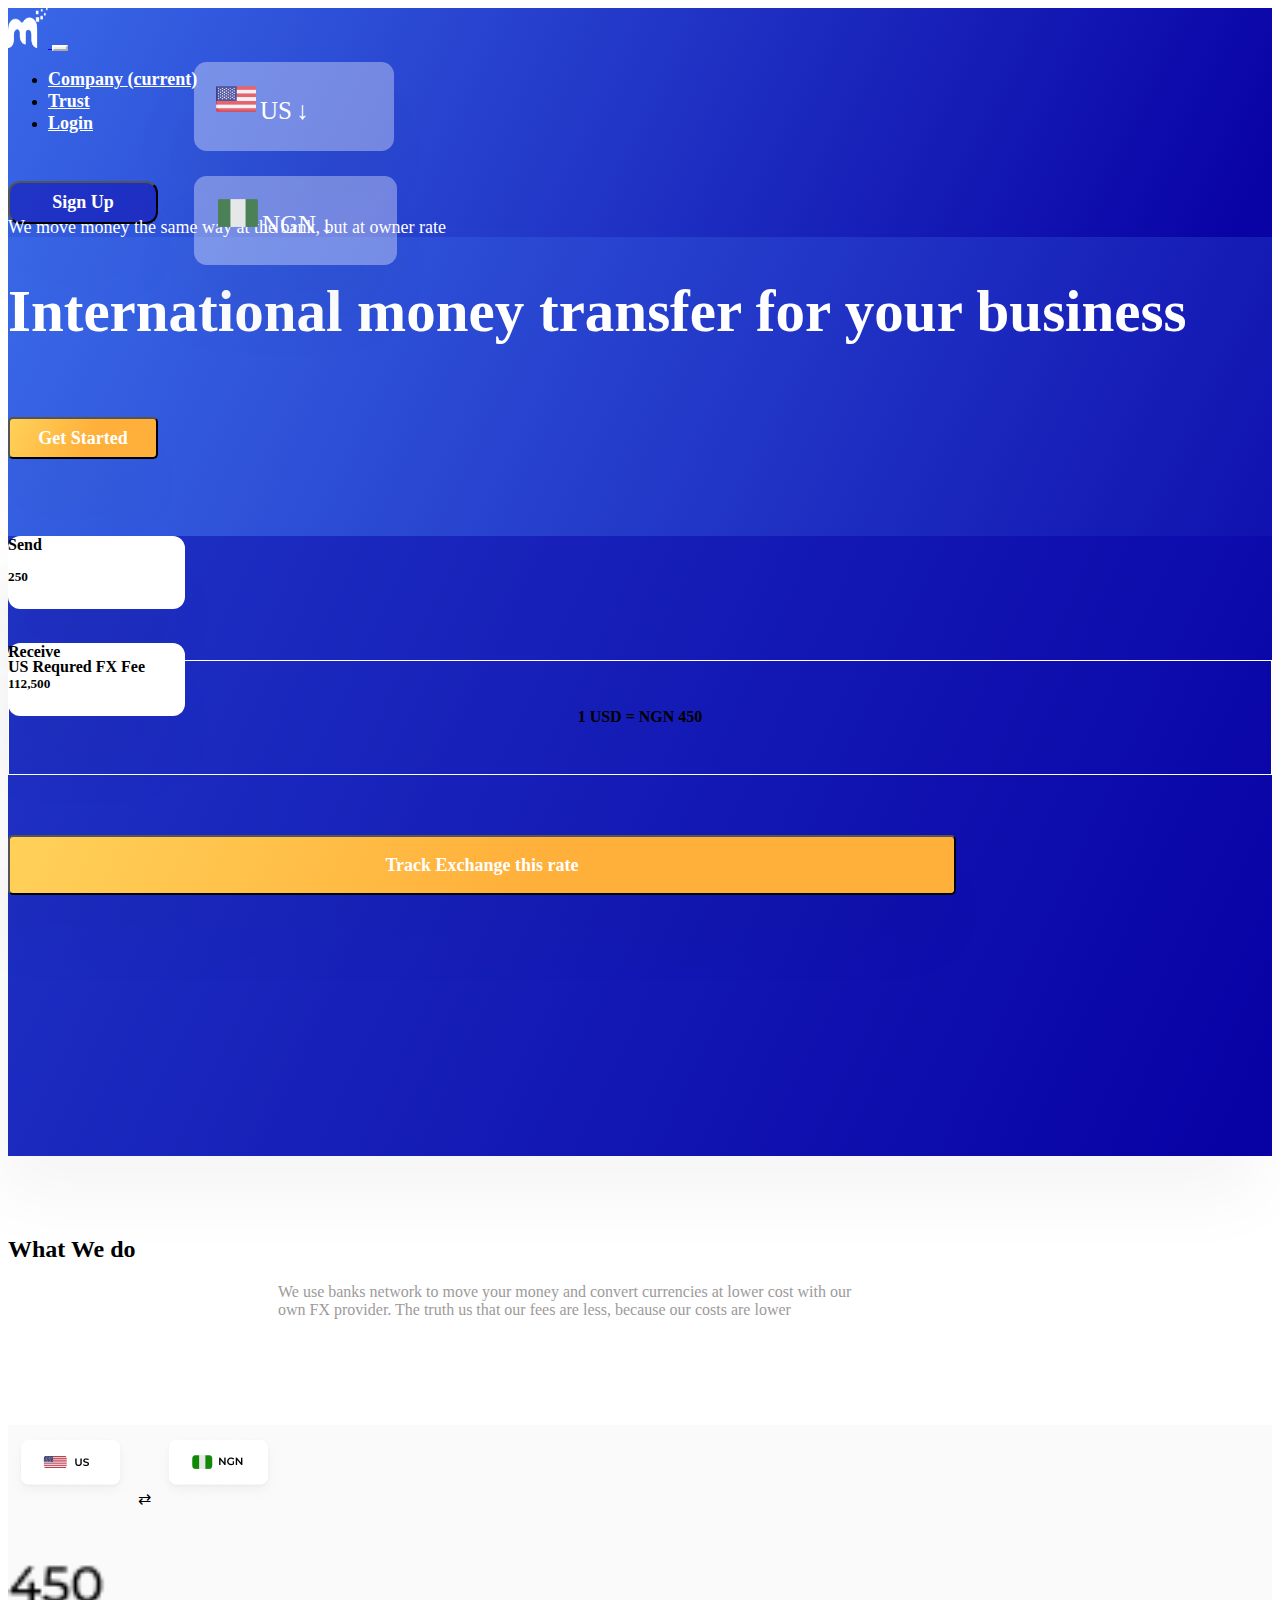
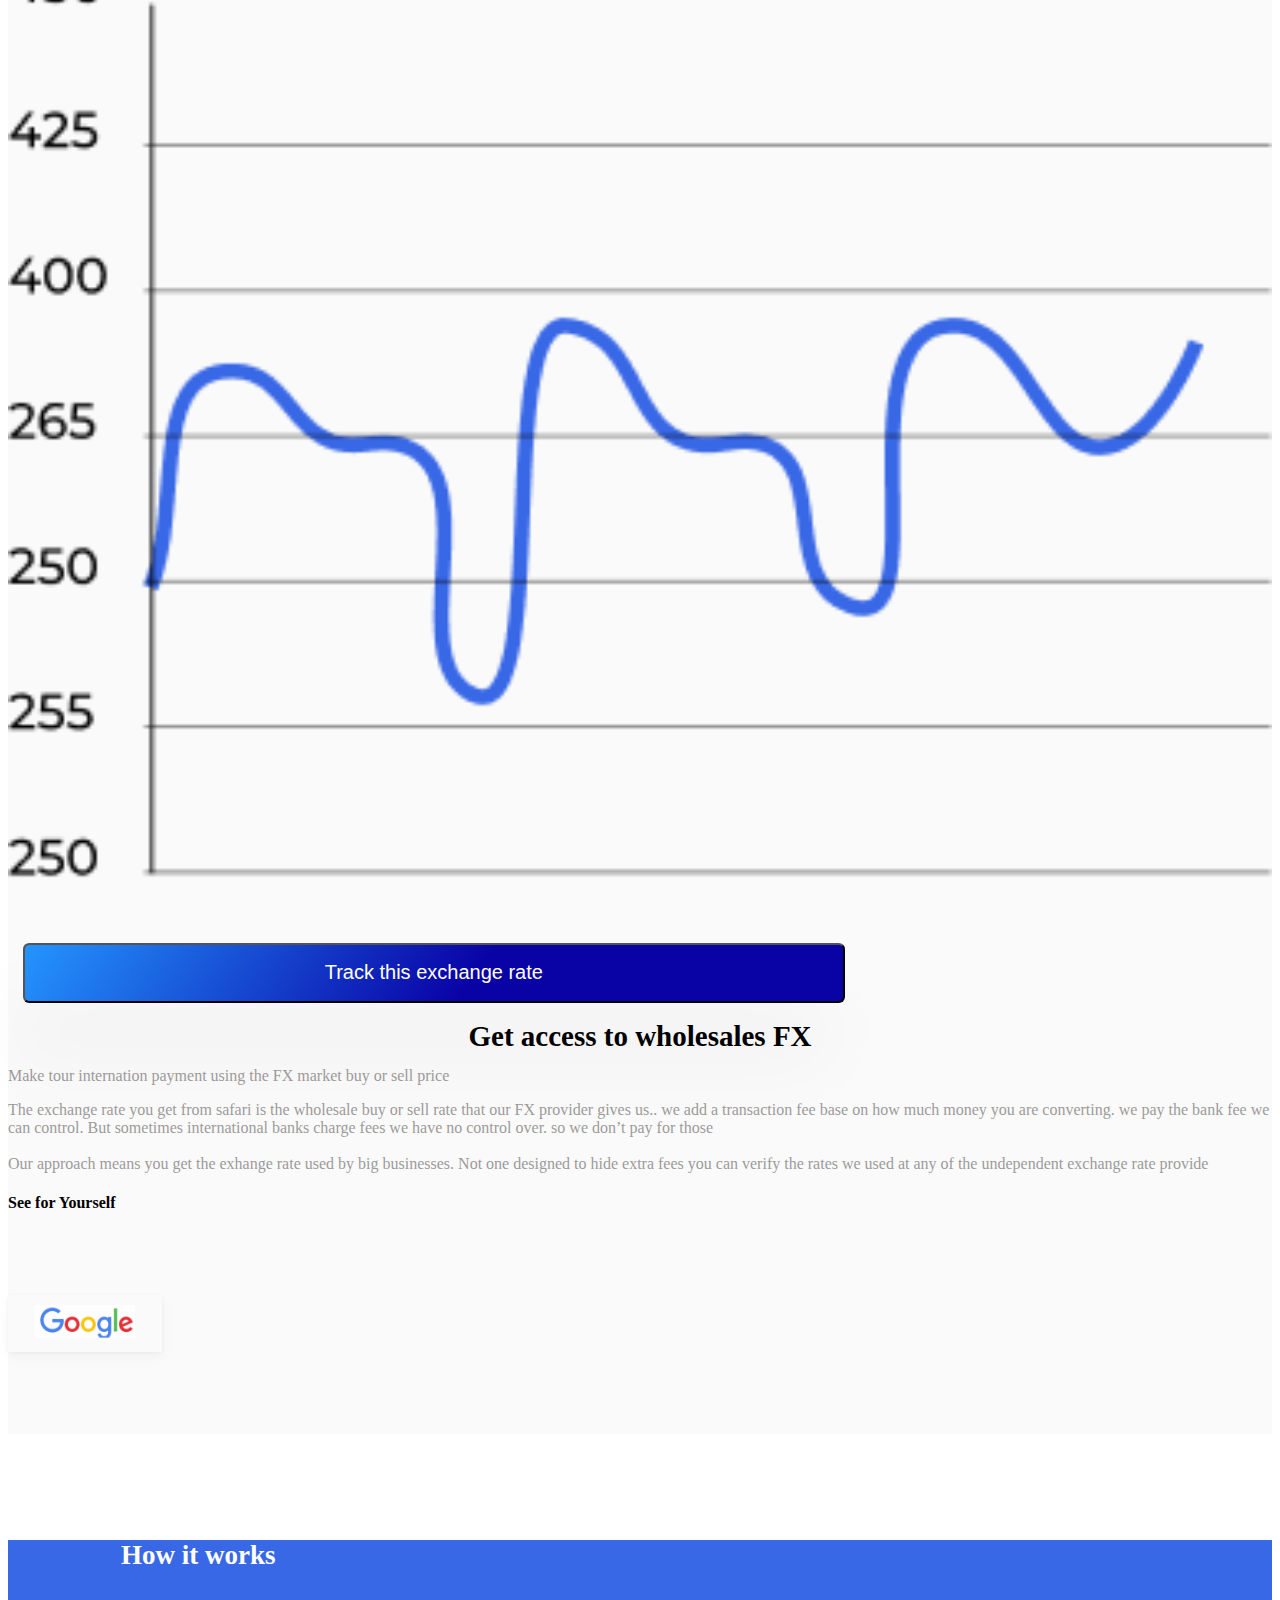
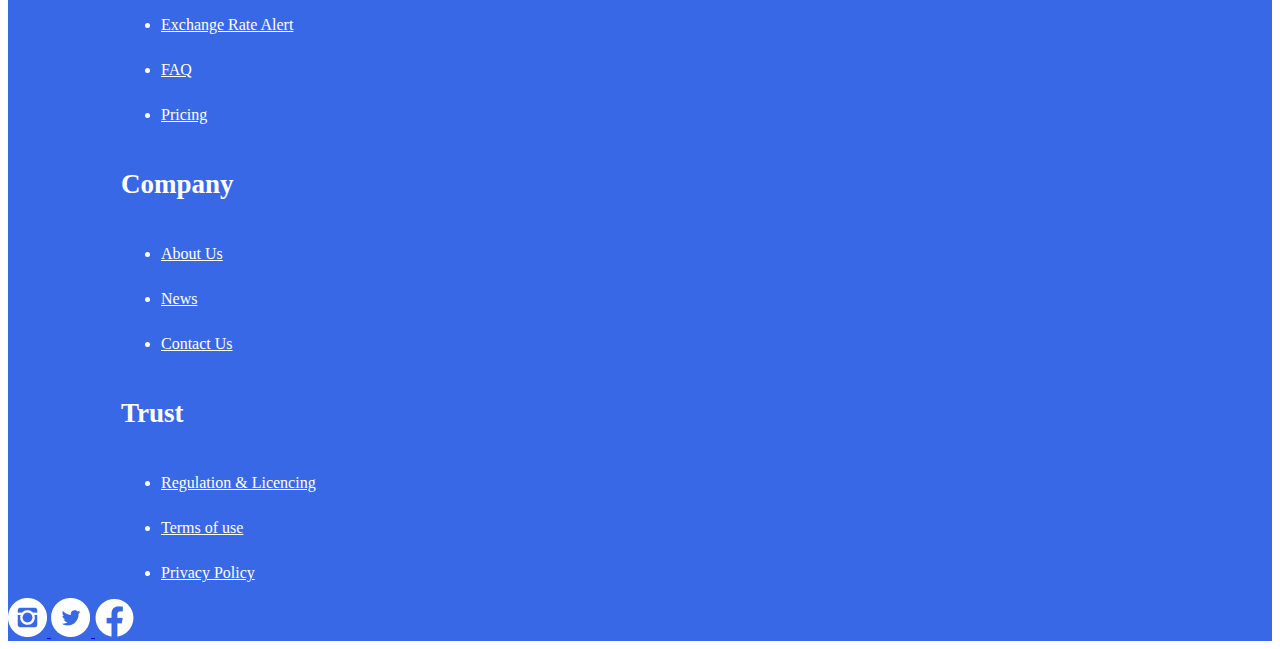
<file: index.html>
<!DOCTYPE html>
<html lang="en">
<head>
    <meta charset="UTF-8">
    <meta name="viewport" content="width=device-width, initial-scale=1.0">
    <meta name="viewport" content="width=device-width, initial-scale=1, shrink-to-fit=no">
    <title>Money Sender</title>
    <link rel="stylesheet" href="https://stackpath.bootstrapcdn.com/bootstrap/4.5.0/css/bootstrap.min.css" integrity="sha384-9aIt2nRpC12Uk9gS9baDl411NQApFmC26EwAOH8WgZl5MYYxFfc+NcPb1dKGj7Sk" crossorigin="anonymous">
    <link
      href="https://fonts.googleapis.com/css2?family=Muli:wght@400;700&family=Ubuntu:wght@400;700&display=swap"
      rel="stylesheet"
    />
    <link rel="stylesheet" href="css/style.css">
</head>
<body>
   <!-- Navbar -->
  <header>
          <div class="container pt-2">
            <nav class="navbar navbar-expand-lg navbar-light fixed-top scrolling-navbar px-0 w-100">
              <div class="container">
              <a class="navbar-brand" href="/"
                ><img
                  src="/images/Group 6 (1).png"
                  class="img-fluid"
                  alt="Logo" 
                  width="40" height="40"/>
                </a>
                <button class="navbar-toggler" type="button" data-toggle="collapse" data-activates="slide-out" data-target="#navbarTogglerDemo02" aria-controls="navbarTogglerDemo02" aria-expanded="false" aria-label="Toggle navigation">
                  <span class="navbar-toggler-icon"></span>
                </button>
      
    
                <div class="collapse navbar-collapse justify-content-between" id="navbarTogglerDemo02">
              <ul class="navbar-nav navbar-fixed-top ml-auto">
                <li class="nav-item">
                  <a class="nav-link" href="#">Company <span class="sr-only">(current)</span></a>
                </li>
                <li class="nav-item">
                  <a class="nav-link" href="#">Trust</a>
                </li>
                <li class="nav-item">
                  <a class="nav-link" href="login.html">Login</a>
                </li>
              </ul>
              <button type="button" class="btn btn-primary">Sign Up</button>
            </ul>
              </div>
            </div>
            </nav>
          </div>
        </header>
    
         <!-- Banner Section -->
        <main>
          <section class="banner-section">
            <div class="container">
              <div class="row">
                <div
                  class="col-lg-7 align-self-center">
                  <p class="banner-text">
                    We move money the same way at the bank, but at owner rate
                    <br class="d-block d-md-none d-lg-none" />
                  </p>
                  <h1 class="banner-header">
                    International money transfer for your business
                  </h1>
                  <a href="#">
                    <button class="btn btn-primary mt-4 banner-btn">
                      Get Started
                    </button>
                  </a>
                </div>
                <div
                  class="col-lg-5 align-self-center py-5"
                >
                  <div class="card banner-card">
                    <div class="card-body">
                      <div class="card card-send pl-4 pt-3">
                        <div class="view view-cascade card-send">
                          <h4 class="card-header-title font-weight-bold">Send</h4>
                          <h5 class="mb-0 pb-3 font-weight-bold">250</h5>
                          </div>
                        </div>
                        <div class="card card-send_2">
                        <div class="view view-cascade card-send text-center">
                          <img src="/images/united-states.png"
                          class="usa_flag" 
                          alt=""
                          width="40px">
                          <span class="pl-4">US</span>
                          <span class="pl-4">↓</span>
                           </div>
                        </div>

                        <div class="card card-send pl-4 pt-3 card_send_2">
                          <div class="view view-cascade card-send">
                            <h4 class="card-header-title font-weight-bold">Receive</h4>
                            <h5 class="mb-0 pb-3 font-weight-bold">112,500</h5>
                            </div>
                          </div>
                          <div class="card card-send_3">
                          <div class="view view-cascade card-send text-center">
                            <img src="/images/nigeria.png" 
                            class="flag"
                            alt=""
                            width="40px">
                            <span class="pl-3">NGN</span>
                            <span class="arrow-down pl-4">↓</span>
                             </div>
                          </div>

                          <div class="card-text mt-5 text-md-right">
                            <h4 class="text-white">US Requred FX Fee</h4>
                          </div>
                          <div class="result mt-5">
                            <h4 class="text-white">1 USD = NGN 450</h4>
                          </div>

                          <a href="#" class="justify-content-center">
                            <button class="btn btn-primary banner-btn track_rate_btn text-center">
                              Track Exchange this rate
                            </button>
                          </a>

                      </div>
                    </div>
                  </div>
                </div>
              </div>
            </div>
          </section>
    
           <!-- What We Do Section -->
          <section>
            <div class="container text-center mt-4 mb-4">
              <h2 class="what-we-do-heading">What We do</h2>
              <p class="what-we-do text-center">We use banks network to move your money and convert currencies
                 at lower cost with our own FX provider. The truth us that our fees
                  are less, because our costs are lower
                </p>
            </div>    
            </section>

             <!-- Graph Wrapper -->
            <section class="graph-section">
              <div class="container mt-5 mb-5">
                <div class="row">
                  <div class="col-lg-6 align-self-center">
                    <div class="inline-block mt-5 ml-2 text-center">
                    <img src="/images/Frame 1.png"> 
                      <span class="arrow-text"> ⇄ </span>
                    <img src="/images/Frame 2.png">
                  </div>
                    <div class="graph text-center">
                    <img src="images/Group 182.png">
                  </div>
                    <div class="ml-5 text-center"
                    ><button type="button" class="btn exchange-btn">Track this exchange rate</button>
                  </div>
                </div>

                  <div class="col-lg-6 access-wrapper align-self-center">
                    <div class="text-center">
                    <h1 class="access-text mt-5">
                      Get access to wholesales FX
                    </h1>
                    <p class="paragraph-text"> Make tour internation payment using the FX market buy or sell price</p>
                  </div>
                    <p class="paragraph-text mt-5">The exchange rate you get from safari is the wholesale buy or sell rate that our 
                      FX provider gives us.. we add a transaction fee base on how much money you are converting. we pay the bank fee we can control. But sometimes international banks charge fees we have no control over. so we don’t pay for those
                      <br><br>
                      Our approach means you get the exhange rate used by big businesses. Not one designed
                       to hide extra fees you can verify the rates we used at any of the undependent 
                       exchange rate provide</p>
                       <h4 class="mt-5"><strong>See for Yourself</strong></h4>

                       <div class="card">
                          <div class="card-content">
                            <img src="/images/new-google-logo-png-3 1.png"
                            width="100"
                            />
                          </div>
                       </div>
                    </div>
                  </div>
                </div>
            </section>

            <!-- Footer -->
<footer class="page-footer font-small blue pt-4">
  <div class="container footer-content text-md-left">
    <div class="row">
      <div class="col-md-4 mt-md-0 mt-3">
        <h5>How it works</h5>
        <ul class="list-unstyled">
          <li>
            <a href="#!">Exchange Rate Alert</a>
          </li>
          <li>
            <a href="#!">FAQ</a>
          </li>
          <li>
            <a href="#!">Pricing</a>
          </li>
        </ul>
      </div>

      <div class="col-md-4 mb-md-0 mb-3">
        <h5>Company</h5>

        <ul class="list-unstyled">
          <li>
            <a href="#!">About Us</a>
          </li>
          <li>
            <a href="#!">News</a>
          </li>
          <li>
            <a href="#!">Contact Us</a>
          </li>
        </ul>
      </div>

      <div class="col-md-4 mb-md-0 mb-3">
        <h5>Trust</h5>

        <ul class="list-unstyled">
          <li>
            <a href="#!">Regulation & Licencing</a>
          </li>
          <li>
            <a href="#!">Terms of use</a>
          </li>
          <li>
            <a href="#!">Privacy Policy</a>
          </li>
        </ul>

      </div>
    </div>
  </div>
  <div class="footer-copyright text-center mt-5 py-4">
    <a href="#!">
      <img src="/images/Vector (7).png">
    </a>
    <a href="#!">
      <img src="/images/Vector (5).png">
    </a>
    <a href="#!">
      <img src="/images/Vector (6).png">
    </a>
  </div>
</footer>
<!-- Footer -->

<script src="https://code.jquery.com/jquery-3.5.1.slim.min.js" integrity="sha384-DfXdz2htPH0lsSSs5nCTpuj/zy4C+OGpamoFVy38MVBnE+IbbVYUew+OrCXaRkfj" crossorigin="anonymous"></script>
<script src="https://cdn.jsdelivr.net/npm/popper.js@1.16.0/dist/umd/popper.min.js" integrity="sha384-Q6E9RHvbIyZFJoft+2mJbHaEWldlvI9IOYy5n3zV9zzTtmI3UksdQRVvoxMfooAo" crossorigin="anonymous"></script>
<script src="https://stackpath.bootstrapcdn.com/bootstrap/4.5.0/js/bootstrap.min.js" integrity="sha384-OgVRvuATP1z7JjHLkuOU7Xw704+h835Lr+6QL9UvYjZE3Ipu6Tp75j7Bh/kR0JKI" crossorigin="anonymous"></script>
</script>
</body>
</html>
</file>
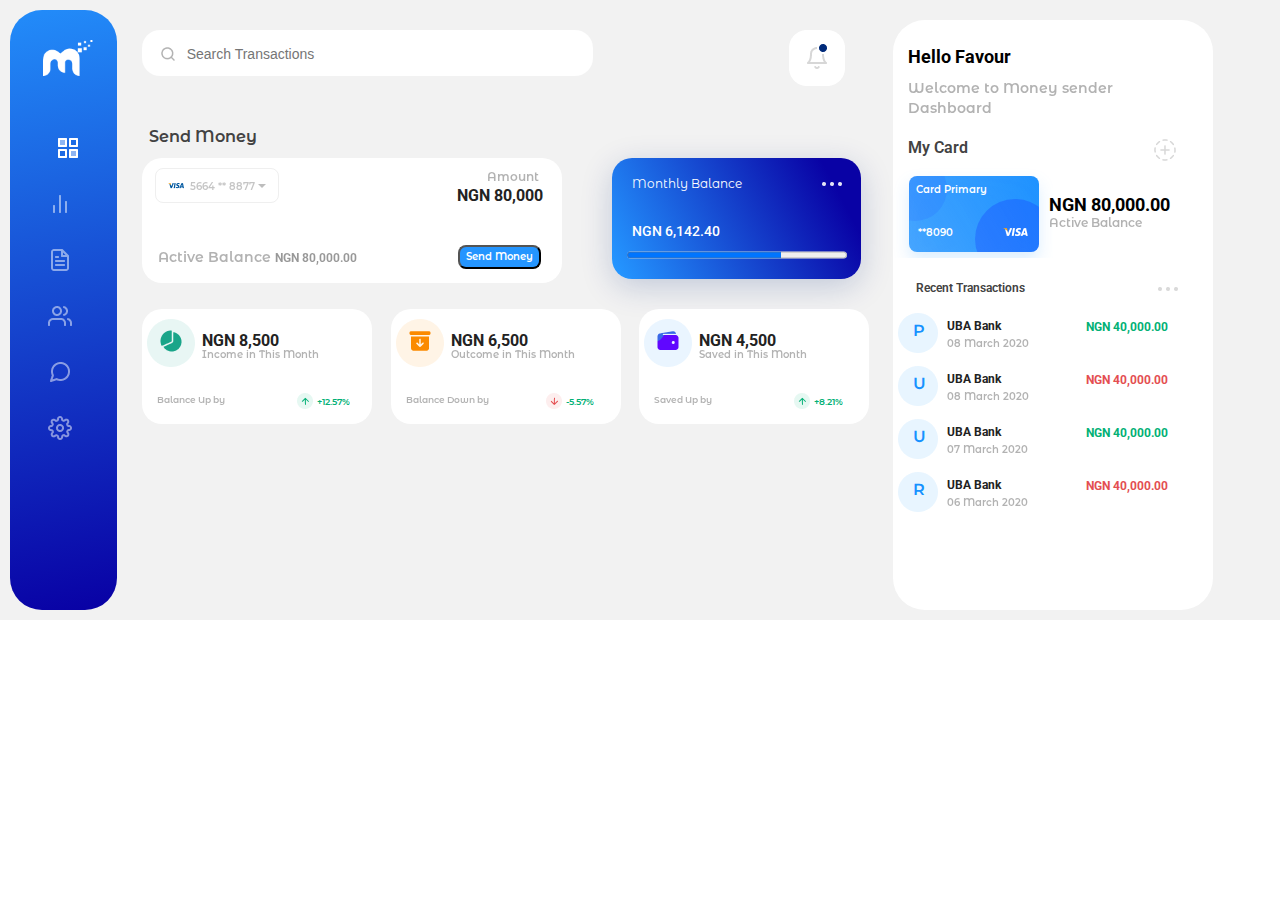
<file: dashboard.html>
<!DOCTYPE html>
<html lang="en">

<head>
    <title>Dashboard</title>
    <link rel="icon" type="image/png" sizes="16x16" href="images/favicon-16x16.png">
    <meta charset="utf-8">
    <meta name="viewport" content="width=device-width, initial-scale=1">
    <link rel="stylesheet" href="https://cdnjs.cloudflare.com/ajax/libs/font-awesome/4.7.0/css/font-awesome.min.css">
    <link rel="stylesheet" href="css/dashboard.css">
    <link href="https://fonts.googleapis.com/css2?family=Montserrat+Alternates:wght@200;300&family=Montserrat:wght@100&family=Roboto:wght@300&display=swap" rel="stylesheet">

    <link rel="stylesheet" href="https://maxcdn.bootstrapcdn.com/bootstrap/3.4.1/css/bootstrap.min.css">
    <script src="https://ajax.googleapis.com/ajax/libs/jquery/3.5.1/jquery.min.js"></script>
    <script src="https://maxcdn.bootstrapcdn.com/bootstrap/3.4.1/js/bootstrap.min.js"></script>

    <!--<style>
        /* Set height of the grid so .sidenav can be 100% (adjust as needed) */
        
        .row.content {
            height: 550px
        }
        /* Set gray background color and 100% height */
        
        .sidenav {
            background-color: blue;
            height: 100%;
        }
        
        .hei {
            height: 120px;
        }
        /* On small screens, set height to 'auto' for the grid */
        
        @media screen and (max-width: 767px) {
            .row.content {
                height: auto;
            }
        }
    </style>-->
</head>

<body>

    <nav class="navbar navbar-inverse visible-xs">
        <div class="container-fluid">
            <div class="navbar-header">
                <button type="button" class="navbar-toggle" data-toggle="collapse" data-target="#myNavbar">
        <span class="icon-bar"></span>
        <span class="icon-bar"></span>
        <span class="icon-bar"></span>                        
      </button>
                <a class="navbar-brand" href="#">Logo</a>
            </div>
            <div class="collapse navbar-collapse" id="myNavbar">
                <ul class="nav navbar-nav">
                    <li class="active"><a href="#">Dashboard</a></li>

                    <li><a href="#">Gender</a></li>
                    <li><a href="#">Geo</a></li>
                </ul>
            </div>
        </div>
    </nav>

    <div class="container-fluid main-container">
        <div class="row content">
            <div class="col-sm-1 sidenav hidden-xs">
                <img class="logo" src="images/Group 6.png" alt="">
                <ul class="nav nav-pills nav-stacked">

                    <li class="">
                        <a href="#"><img src="images/grid 1.png" alt=""></a>
                    </li>
                    <li>
                        <a href="#"><img src="images/bar-chart-2 1.png" alt=""></a>
                    </li>
                    <li>
                        <a href="#"><img src="images/file-text (1) 1.png" alt=""></a>
                    </li>
                    <li>
                        <a href="#"><img src="images/users 1.png" alt=""></a>
                    </li>
                    <li>
                        <a href="#"><img src="images/message-circle.png" alt=""></a>
                    </li>
                    <li>
                        <a href="#"><img src="images/settings.png" alt=""></a>
                    </li>

                </ul><br>
            </div>
            <br>

            <div class="col-sm-7 first-row">
                <div class="row">
                    <div class="col-sm-8">
                        <input type="text" placeholder="Search Transactions" id="myInput" onkeyup="filterFunction()">
                    </div>
                    <div class="col-sm-4">
                        <a class="bell" href="#"><img src="images/Group 158.png" alt=""></a>
                    </div>
                </div>
                <!--FIRST TEXT-->
                <div class="row second-row">
                    <h3 class="send-text">Send Money</h3>
                    <div class="col-sm-7  ">

                        <div class="d-flex flex-column big-box ">
                            <div class="row">
                                <div class="col-sm-6">
                                    <div class="dropdown">
                                        <button class="btn btn-dropdown dropdown-toggle" type="button" data-toggle="dropdown"><img src="images/Visa_Inc._logo 1 (1).png" alt=""> <span class="visa-num">5664 ** 8877</span>
                                                <span class="caret"></span></button>
                                        <ul class="dropdown-menu">
                                            <li>
                                                <a href="#"></a>
                                            </li>
                                            <li>
                                                <a href="#"></a>
                                            </li>

                                        </ul>
                                    </div>

                                </div>
                                <div class="col-sm-6 amt-ngn">

                                    <p>Amount</p>
                                    <h3>NGN 80,000</h3>
                                </div>
                            </div>
                            <div class="row">
                                <div class="col-sm-8 active-amount">
                                    <p>Active Balance <span class="active-amtspan"> NGN 80,000.00</span>
                                    </p>

                                </div>
                                <div class="col-sm-4 ">

                                    <button type="button" class=" btn-money">Send Money</button>
                                </div>
                            </div>
                        </div>
                    </div>
                    <!--second box-->
                    <div class="col-sm-4 blue-card1">
                        <div class="d-flex flex-column   ">
                            <div class="row">
                                <div class="col-sm-6">
                                    <p class="monthly-balance">Monthly Balance</p>

                                </div>
                                <div class="col-sm-6">
                                    <a class="img-dots" href="#"><img src="images/Group 46.png" alt=""></a>

                                </div>
                            </div>
                            <div>
                                <h3 class="monthly-cost">NGN 6,142.40</h3>
                            </div>
                            <div>

                                <progress class="progressbar" id="file" value="70" max="100"> 100% </progress>
                            </div>
                        </div>
                    </div>
                    <!--End of second box-->
                </div>

                <div class="row ">
                    <!--FIRST-SMALL-BOX-->
                    <div class="col-sm-4 ">
                        <div class="d-flex flex-column  card1">
                            <div class="row">
                                <div class="col-sm-3 circle">
                                    <img src="images/pie-chart 1.png" alt="">

                                </div>
                                <div class="col-sm-9 card1-text">

                                    <h3>NGN 8,500</h3>
                                    <p>Income in This Month</p>
                                </div>
                            </div>
                            <div class="row card1-text2">
                                <div class="col-sm-6">
                                    <p class="balance-text">Balance Up by
                                    </p>

                                </div>
                                <div class="col-sm-6">


                                    <p class="arrow-up"> <img src="images/Group 48.png" alt=""><span>+12.57%</span></p>
                                </div>
                            </div>
                        </div>
                    </div>
                    <div class="col-sm-4">
                        <div class="d-flex flex-column  card1">
                            <div class="row">
                                <div class="col-sm-3 circle circle2">
                                    <img src="images/archive 1.png" alt="">

                                </div>
                                <div class="col-sm-9 card1-text">

                                    <h3>NGN 6,500</h3>
                                    <p>Outcome in This Month</p>
                                </div>
                            </div>
                            <div class="row card1-text2">
                                <div class="col-sm-6">
                                    <p class="balance-text">Balance Down by
                                    </p>

                                </div>
                                <div class="col-sm-6 red-text">


                                    <p class="arrow-up red-text"> <img src="images/Group 48 (1).png" alt=""><span class="red-text">-5.57%</span></p>
                                </div>
                            </div>
                        </div>
                    </div>
                    <div class="col-sm-4">
                        <div class="d-flex flex-column  card1">
                            <div class="row">
                                <div class="col-sm-3 circle circle3">
                                    <img src="images/wallet 1.png" alt="">

                                </div>
                                <div class="col-sm-9 card1-text">

                                    <h3>NGN 4,500</h3>
                                    <p>Saved in This Month</p>
                                </div>
                            </div>
                            <div class="row card1-text2">
                                <div class="col-sm-6">
                                    <p class="balance-text">Saved Up by
                                    </p>

                                </div>
                                <div class="col-sm-6">


                                    <p class="arrow-up"> <img src="images/Group 48.png" alt=""><span>+8.21%</span></p>
                                </div>
                            </div>
                        </div>
                    </div>
                </div>

            </div>
            <!--THIRD GRID-->
            <div class="col-sm-3  third-grid">
                <div class="third-grid-container">
                    <h4>Hello Favour</h4>
                    <p class="dashboard-text">Welcome to Money sender Dashboard</p>
                    <div class="row">
                        <div class="col-sm-6 plus-card">
                            <p>My Card</p>

                        </div>
                        <div class="col-sm-6 plus-card">
                            <a href=""><img src="images/plus-circle (1).png" alt=""></a>

                        </div>
                    </div>
                    <div class="row">
                        <div class="col-sm-6 visa-card">
                            <p class="visa-text">Card Primary</p>
                            <div class="col-sm-6">
                                <p class="card-numbers">**8090</p>
                            </div>
                            <div class="col-sm-6">
                                <img class="visa-image" src="images/Visa_Inc._logo 1.png" alt="">
                            </div>
                        </div>
                        <div class="col-sm-6">
                            <h4 class="active-amount">NGN 80,000.00</h4>
                            <p class="active-balance">Active Balance</p>

                        </div>
                    </div>
                    <div class="row transaction-col">
                        <div class="col-sm-6">
                            <p>Recent Transactions</p>

                        </div>
                        <div class="col-sm-6">
                            <img src="images/Group 142.png" alt="">

                        </div>
                    </div>
                    <div class="row">
                        <div class="col-sm-2 letter-circle">
                            <p>P</p>

                        </div>
                        <div class="col-sm-4 banks">
                            <h3 class="banks-text1">UBA Bank</h3>
                            <p>08 March 2020</p>

                        </div>
                        <div class="col-sm-6 banks-amount">
                            <p>NGN 40,000.00</p>

                        </div>
                    </div>
                    <div class="row">
                        <div class="col-sm-2 letter-circle">
                            <p>U</p>

                        </div>
                        <div class="col-sm-4 banks">
                            <h3 class="banks-text1">UBA Bank</h3>
                            <p>08 March 2020</p>

                        </div>
                        <div class="col-sm-6 banks-amount1">
                            <p>NGN 40,000.00</p>

                        </div>
                    </div>


                    <div class="row">
                        <div class="col-sm-2 letter-circle">
                            <p>U</p>

                        </div>
                        <div class="col-sm-4 banks">
                            <h3 class="banks-text1">UBA Bank</h3>
                            <p>07 March 2020</p>

                        </div>
                        <div class="col-sm-6 banks-amount">
                            <p>NGN 40,000.00</p>

                        </div>
                    </div>
                    <div class="row">
                        <div class="col-sm-2 letter-circle">
                            <p>R</p>

                        </div>
                        <div class="col-sm-4 banks">
                            <h3 class="banks-text1">UBA Bank</h3>
                            <p>06 March 2020</p>

                        </div>
                        <div class="col-sm-6 banks-amount1">
                            <p>NGN 40,000.00</p>

                        </div>
                    </div>

                </div>
            </div>
        </div>
    </div>

</body>

</html>
</file>
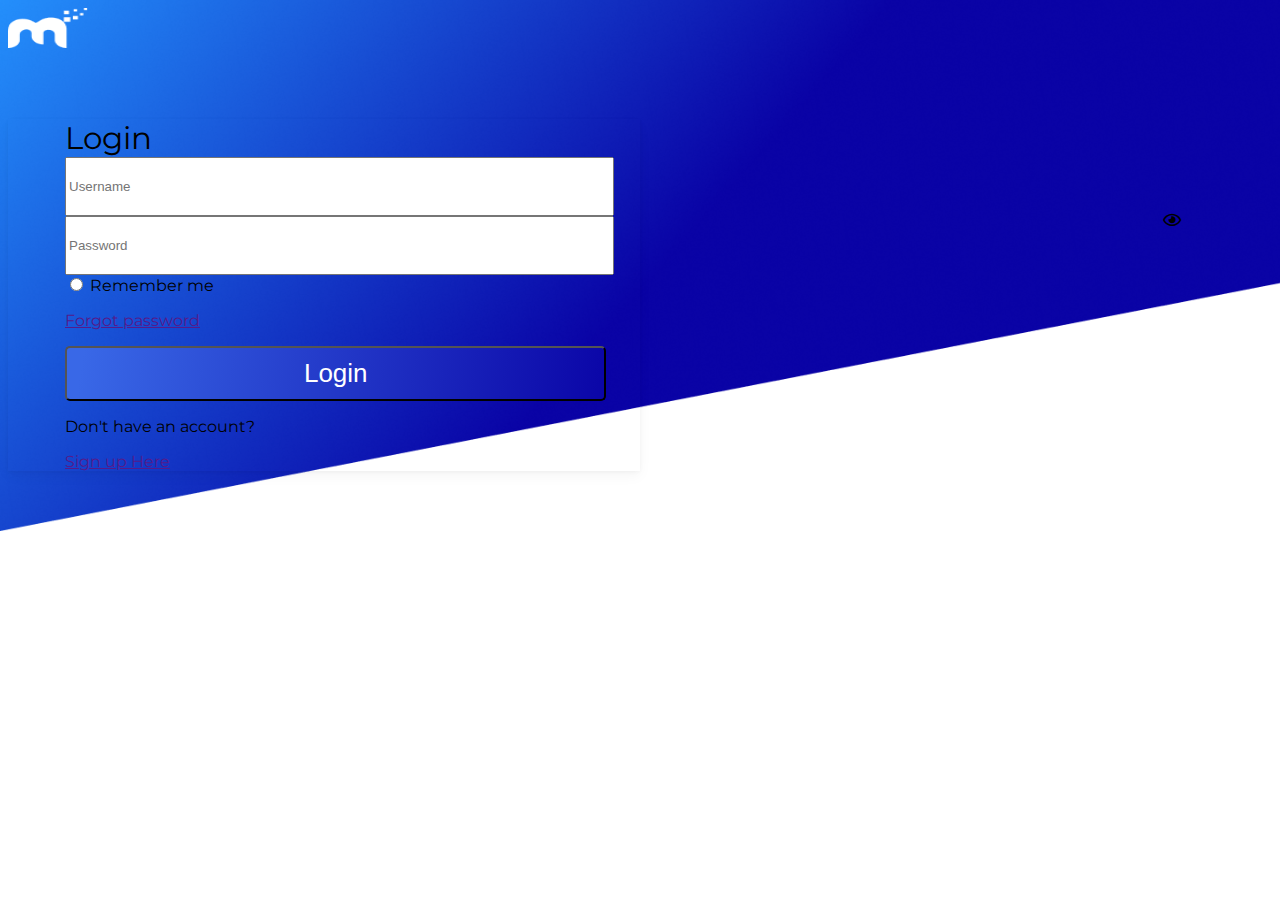
<file: login.html>
<!DOCTYPE html>
<html lang="en">
<head>
    <meta charset="UTF-8">
    <meta name="viewport" content="width=device-width, initial-scale=1.0">
    <title>Login</title>
    <link rel="stylesheet" href="https://stackpath.bootstrapcdn.com/bootstrap/4.5.0/css/bootstrap.min.css" integrity="sha384-9aIt2nRpC12Uk9gS9baDl411NQApFmC26EwAOH8WgZl5MYYxFfc+NcPb1dKGj7Sk" crossorigin="anonymous">
    <link
      href='https://fonts.googleapis.com/css?family=Montserrat' rel='stylesheet'
    />
    <link rel="stylesheet" href="https://cdnjs.cloudflare.com/ajax/libs/font-awesome/5.13.0/css/all.min.css">
    <link rel="stylesheet" href="css/style.css">
</head>
<body class="form-content">
    <div class="container form-wrapper pb-5">

      <div class="text-center">
        <a class="navbar-brand login-brand" href="index.html"
                ><img
                  src="/images/Group 6 (1).png"
                  class="img-fluid"
                  alt="Logo" 
                  width="80" height="40"/>
                </a>
      </div>
        <div class="card form-card mx-auto">
            <div class="card-body mt-5 mb-3 mx-auto">
        
            <div class="form-text text-center pb-4">Login</div>
            <form>
            <div class="form-group">
              <input type="text" class="form-control" id="inputUsername validationDefaultUsername" placeholder="Username">
            </div>
            <div class="form-group">
              <input type="password" class="form-control" name="password" id="inputPassword" placeholder="Password">
              <i class="far fa-eye" id="togglePassword"></i>
            </div>
            <div class="form-row">
            <div class="col-md-6">
                <div class="radio">
                    <input type="radio"
                    name="optradio" required>
                    <label class="radio">Remember me</label>
                  </div>

              </div>
              <div class="col-md-6">
                  <p class="forget_pswd_text"><a href="" >Forgot password</a></p>
                </div>

                <button type="submit" class="btn btn-lg form-button text-md-center">Login</button>
                <div class="form-row form-inline signup-text mt-4">
                  <div class="col-md-6">
                        <p>Don't have an account?</p>
                  </div>
                  <div class="col-md-6">
                        <p class="forget_pswd_text"><a href="">Sign up Here</a></p>
                    </div>
                </div>
              </div>
          </form>
        </div>
    </div>
</div>



<script src="https://code.jquery.com/jquery-3.5.1.slim.min.js" integrity="sha384-DfXdz2htPH0lsSSs5nCTpuj/zy4C+OGpamoFVy38MVBnE+IbbVYUew+OrCXaRkfj" crossorigin="anonymous"></script>
<script src="https://cdn.jsdelivr.net/npm/popper.js@1.16.0/dist/umd/popper.min.js" integrity="sha384-Q6E9RHvbIyZFJoft+2mJbHaEWldlvI9IOYy5n3zV9zzTtmI3UksdQRVvoxMfooAo" crossorigin="anonymous"></script>
<script src="https://stackpath.bootstrapcdn.com/bootstrap/4.5.0/js/bootstrap.min.js" integrity="sha384-OgVRvuATP1z7JjHLkuOU7Xw704+h835Lr+6QL9UvYjZE3Ipu6Tp75j7Bh/kR0JKI" crossorigin="anonymous"></script>
<script>
// Disable form submissions if there are invalid fields
// (function() {
//   'use strict';
//   window.addEventListener('load', function() {
//     // Get the forms we want to add validation styles to
//     var forms = document.getElementsByClassName('needs-validation');
//     // Loop over them and prevent submission
//     var validation = Array.prototype.filter.call(forms, function(form) {
//       form.addEventListener('submit', function(event) {
//         if (form.checkValidity() === false) {
//           event.preventDefault();
//           event.stopPropagation();
//         }
//         form.classList.add('was-validated');
//       }, false);
//     });
//   }, false);
// })();

  const togglePassword = document.querySelector('#togglePassword');
  const password = document.querySelector('#inputPassword');
  togglePassword.addEventListener('click', function (e) {
    const type = password.getAttribute('type') === 'password' ? 'text' : 'password';
    password.setAttribute('type', type);
    this.classList.toggle('fa-eye-slash');
});
  </script>
</body>
</html>
</file>
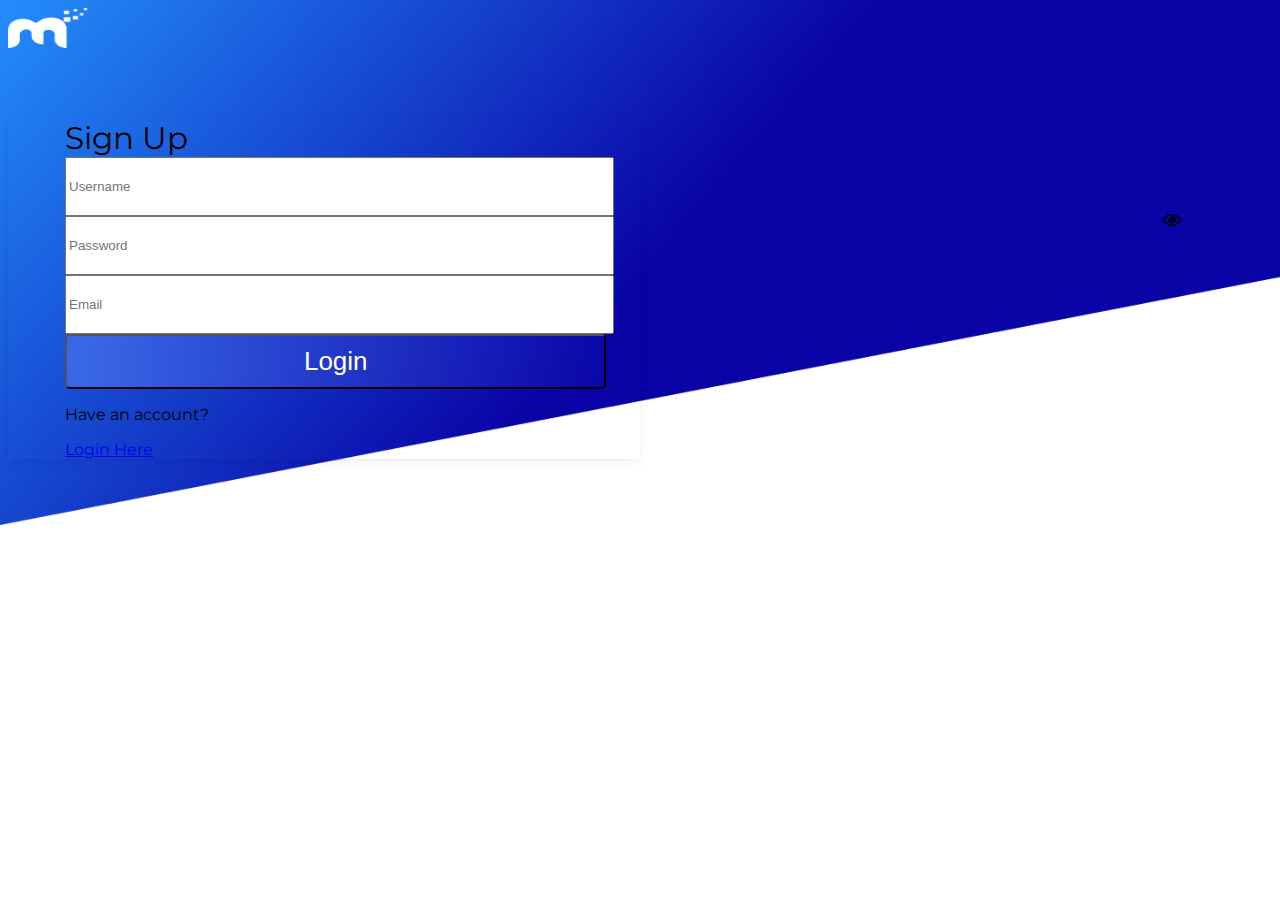
<file: signup.html>
<!DOCTYPE html>
<html lang="en">
<head>
    <meta charset="UTF-8">
    <meta name="viewport" content="width=device-width, initial-scale=1.0">
    <title>Sign Up</title>
    <link rel="icon" type="image/png" sizes="16x16" href="images/favicon-16x16.png">
    <link rel="stylesheet" href="https://stackpath.bootstrapcdn.com/bootstrap/4.5.0/css/bootstrap.min.css" integrity="sha384-9aIt2nRpC12Uk9gS9baDl411NQApFmC26EwAOH8WgZl5MYYxFfc+NcPb1dKGj7Sk" crossorigin="anonymous">
    <link
      href='https://fonts.googleapis.com/css?family=Montserrat' rel='stylesheet'
    />
    <link rel="stylesheet" href="https://cdnjs.cloudflare.com/ajax/libs/font-awesome/5.13.0/css/all.min.css">
    <link rel="stylesheet" href="css/style.css">
</head>
<body class="form-content">
    <div class="container form-wrapper pb-5">

      <div class="text-center">
        <a class="navbar-brand login-brand" href="index.html"
                ><img
                  src="/images/Group 6 (1).png"
                  class="img-fluid"
                  alt="Logo" 
                  width="80" height="40"/>
                </a>
      </div>
        <div class="card form-card mx-auto">
            <div class="card-body mt-5 mb-3 mx-auto">
        
            <div class="form-text text-center pb-4">Sign Up</div>
            <form>
            <div class="form-group">
              <input type="text" class="form-control" id="inputUsername validationDefaultUsername" placeholder="Username">
            </div>
            <div class="form-group">
              <input type="password" class="form-control" name="password" id="inputPassword" placeholder="Password">
              <i class="far fa-eye" id="togglePassword"></i>
            </div>
            <div class="form-group">
                <input type="email" class="form-control" name="email" id="inputEmail" placeholder="Email">
              </div>
            <button type="submit" class="btn btn-lg form-button text-md-center">Login</button>
                <div class="form-row form-inline signup-text mt-4">
                  <div class="col-md-6">
                        <p>Have an account?</p>
                  </div>
                  <div class="col-md-6">
                        <p class="forget_pswd_text"><a href="login.html">Login Here</a></p>
                    </div>
                </div>
              </div>
          </form>
        </div>
    </div>
</div>



<script src="https://code.jquery.com/jquery-3.5.1.slim.min.js" integrity="sha384-DfXdz2htPH0lsSSs5nCTpuj/zy4C+OGpamoFVy38MVBnE+IbbVYUew+OrCXaRkfj" crossorigin="anonymous"></script>
<script src="https://cdn.jsdelivr.net/npm/popper.js@1.16.0/dist/umd/popper.min.js" integrity="sha384-Q6E9RHvbIyZFJoft+2mJbHaEWldlvI9IOYy5n3zV9zzTtmI3UksdQRVvoxMfooAo" crossorigin="anonymous"></script>
<script src="https://stackpath.bootstrapcdn.com/bootstrap/4.5.0/js/bootstrap.min.js" integrity="sha384-OgVRvuATP1z7JjHLkuOU7Xw704+h835Lr+6QL9UvYjZE3Ipu6Tp75j7Bh/kR0JKI" crossorigin="anonymous"></script>
<script>
  const togglePassword = document.querySelector('#togglePassword');
  const password = document.querySelector('#inputPassword');
  togglePassword.addEventListener('click', function (e) {
    const type = password.getAttribute('type') === 'password' ? 'text' : 'password';
    password.setAttribute('type', type);
    this.classList.toggle('fa-eye-slash');
});
  </script>
</body>
</html>
</file>
<file: css/style.css>
body {
    font-family: "Montserrat";
    font-style: normal;
}

.container.pt-2 {
    background: linear-gradient(115.33deg, #3968E7 0.45%, #0902A5 97.55%);
}

section.banner-section {
    background: linear-gradient(115.33deg, #3968E7 0.45%, #0902A5 97.55%);
    padding-top: 133px;
}

.fixed-top {
    z-index: 1030;
    background: linear-gradient(115.33deg, #3968E7 0.45%, #0902A5 97.55%);
}

.navbar-light .navbar-toggler {
    color: #FFFFFF;
}

.navbar-light .navbar-toggler {
    color: #FFFFFF;
    border-color: #FFFFFF;
    margin-right: 9px;
}

div#navbarTogglerDemo02 {
    padding-bottom: 13px;
}

.navbar-light .navbar-nav .nav-link, 
button.btn.btn-primary {
    font-family: "Montserrat";
    font-style: normal;
    font-weight: 600;
    font-size: 18px;
    line-height: 22px;
    color: #FFFFFF;
}

button.btn.btn-primary {
    background: rgba(9, 2, 165, 0.47);
    box-shadow: -12px 45px 65px rgba(0, 0, 0, 0.04);
    border-radius: 12px;
    color: #FFFFFF;
    width: 150px;
    height: 42.59px;
    margin-top: 31px;
}

.col-lg-7.align-self-center {
    margin-top: -171px;
    color: #FFFFFF;
}

.banner-header {
    font-weight: 800;
    font-size: 59px;
}

.banner-text{
    font-weight: 500;
    font-size: 18px;
}
.banner-text, .banner-header {
    color: #FFFFFF;
}

button.btn.banner-btn {
    background: linear-gradient(115.83deg, #FFD159 0%, #FFB03A 55.24%);
    box-shadow: -12px 45px 65px rgba(0, 0, 0, 0.04);
    border-radius: 5px;
}

.card.banner-card {
    margin-top: 0;
    background: rgba(9, 2, 165, 0.47);
    box-shadow: -11.81px 44.2873px 63.9706px rgba(0, 0, 0, 0.04);
    height: 620px;
    width: 100%;
}
h5.mb-0.pb-3, h4.card-header-title {
    margin-top: -6px;
}
.card.card-send {
    background: #FFFFFF;
    box-shadow: -12.2452px 45.9196px 66.3283px rgba(0, 0, 0, 0.04);
    border-radius: 12.2452px;
    height: 73px;
    top: -41px;
    left: 27px;
    width: 177px;
}
.card.card-send_2 {
    width: 200px;
    margin: 0;
    position: absolute;
    left: 194px;
    top: 62px;
    padding-top: 17px;
    height: 72px;
    background: rgba(255, 255, 255, 0.35);
    box-shadow: -12.4964px 46.8615px 67.6889px rgba(0, 0, 0, 0.04);
    border-radius: 12.4964px;
}
.card_send_2 {
    margin-top: 40px !important;
}
.card.card-send_3 {
    width: 203px;
    margin: 0;
    position: absolute;
    left: 194px;
    top: 176px;
    padding-top: 17px;
    height: 72px;
    background: rgba(255, 255, 255, 0.35);
    box-shadow: -12.4964px 46.8615px 67.6889px rgba(0, 0, 0, 0.04);
    border-radius: 12.4964px;
}
span.pl-4, span.pl-3, .arrow-down {
    font-size: 25px;
    color: white;
}
img.flag {
    margin-left: 24px;
}
img.usa_flag{
    margin-left: 22px;
}
.text-md-right .text-white {
    margin-top: -58px;
    margin-bottom: -16px;
}
.result.mt-5 {
    padding: 26px;
    text-align: center;
    border: 1px solid #FFFFFF;
}
button.btn.btn-primary.banner-btn.track_rate_btn {
    margin-top: 60px;
    height: 60px;
    width: 75%;
}

h2.what-we-do-heading {
    margin-top: 80px;
    font-weight: 800;
}

p.what-we-do {
    width: 590px;
    margin-top: 13px;
    margin-left: 270px;
    color: #9D9A9A;
}

.graph-section {
    background: rgba(242, 242, 242, 0.35);
    margin-top: 106px;
    padding-top: 8px;
    padding-bottom: 82px;
}

.exchange-btn {
    background: linear-gradient(125.67deg, #2495FF 0%, #0902A5 55.24%);
    box-shadow: -14.9318px 55.9943px 80.8807px rgba(0, 0, 0, 0.04);
    border-radius: 6.22159px;
    color: #FFFFFF;
    margin-top: 50px;
    width: 65%;
    height: 60px;
    margin-right: 19px;
    font-size: 20px;
    margin-left: 15px
}

.graph {
    margin-top: 45px;
}
.graph img {
    width: 100%;
}
h1.access-text {
    font-family: "Montserrat";
    font-style: normal;
    font-weight: 800;
    font-size: 29px;
    line-height: 29px;
    text-align: center;
    color: #000000;
    margin-bottom: 13px;
}

p.paragraph-text {
    color: #9D9A9A;
}

.card {
    margin-top: 83px;
    width: 154px;
    border: none;
    box-shadow: 0px 0px 0.636966px rgba(0, 0, 0, 0.04), 
    0px 1.27393px 3.8218px rgba(0, 0, 0, 0.04),
    0px 6.36966px 12.7393px rgba(0, 0, 0, 0.04);
    cursor: pointer;
}

.card-content {
    padding: 10px;
    text-align: center;
}

footer.page-footer {
    background: #3968E7;
    color: #FFFFFF;
}

.container.footer-content {
    margin-top: 106px;
    padding-left: 113px;
}

.footer-content h5 {
    font-size: 27px;
}

.list-unstyled li, li a {
    margin-top: 27px;
    color: #FFFFFF;
}

.list-unstyled li:hover, 
li a:hover, 
.footer-copyright:hover {
    text-decoration: none;
}

/* Login Styling*/
a.login-brand {
    padding-top: 126px;
}
.form-text {
    margin-top: -16px;
    font-size: 31px;
    margin-right: 199px;
}

.form-content {
    background-image: url("../images/loginbg.png");
    background-position: center;
    background-repeat: no-repeat;
    background-size: cover;
    height: 100%;
} 

.form-card {
    width: 50%;
}

.card-body.mx-auto {
    padding-right: -27px;
    padding-left: 57px;
    width: 126%;
}

.form-control {
    height: 53px;
    width: 68%;
}

button.btn.btn-lg.form-button.text-md-center {
    width: 68%;
    text-align: center;
    height: 55px;
    background: linear-gradient(99.37deg, #3968E7 3.14%, #0902A5 103.34%);
    border-radius: 5px;
    color: white;
    font-size: 26px;
}

.form-row.signup-text {
    width: 100%;
}

i#togglePassword {
    position: absolute;
    top: 212px;
    right: 99px;
}

@media screen and (max-width: 768px) {
    body, html {
        overflow-x: hidden;
    }

    a.navbar-brand {
        margin-left: 19px;
    }
    
    ul.navbar-nav.navbar-fixed-top.ml-auto {
        padding-left: 26px;
    }

    button.btn.btn-primary {
        margin-left: 16px;
    }
    
    section.banner-section {
        padding-top: 52px;
    }

    .banner-header {
        font-size: 35px;
    }
    .col-lg-7.align-self-center {
        margin-top: 30px;
}
    p.what-we-do.text-center {
        width: 100%;
        margin-left: 0;
}

button.btn.exchange-btn {
    width: 100%;
    margin-left: -5px;
}


.graph-section {
    padding-bottom: 43px;
}

  .container.footer-content {
    text-align: left;
    padding-left: 29px;
    margin-top: 4px;
}
    .footer-content h5 {
    margin-top: 27px;
}

/* Login */
a.login-brand {
    padding-top: 83px;
}
.container.form-wrapper {
    padding-left: 21px;
    margin-top: -3rem !important;
    padding-right: 17px;
}

.card-body.mx-auto {
    padding-left: 31px;
    width: 123%;
}

.form-control {
    height: 53px;
    width: 78%;
}

.form-card {
    width: 100%;
    margin-top: 42px;
}

.form-text {
    margin-right: 96px;
}

i#togglePassword {
    right: 52px;
}
button.btn.btn-lg.form-button.text-md-center {
    width: 77%;
    font-size: 23px;
}
.card.card-send.pl-4.pt-3 {
    width: 131px;
    left: -2px;
}
.card.card-send_2 {
    left: 112px;
}
.card.card-send_3 {
    left: 109px;
}
img.usa_flag {
    margin-left: 30px;
}
img.flag {
    margin-left: 37px;
}
span.arrow-down.pl-4 {
    margin-left: -11px;
}
button.btn.btn-primary.banner-btn.track_rate_btn {
    width: 94%;
}
}
/*
// Medium devices (tablets, 768px and up)
@media (min-width: 768px) { ... }

// Large devices (desktops, 992px and up)
@media (min-width: 992px) { ... } */
</file>
<file: css/dashboard.css>
.main-container {
    background-color: #F2F2F2;
}

.sidenav {
    background: linear-gradient(169deg, #2495FF -6.42%, #0902A5 98.8%);
    border-radius: 32px;
    height: 600px;
    width: 40px;
    margin: 10px;
}

.logo {
    margin-top: 30px;
    margin-left: 18px;
    width: 50px;
}

.nav-stacked li,
ul {
    margin-top: 40px;
    align-items: center;
    margin-left: 8px;
}

.nav-stacked img {
    margin-top: 10px;
}


/*second grid*/

#myInput {
    box-sizing: border-box;
    background-image: url(../images/search\ 1.png);
    background-position: 18px 16px;
    background-repeat: no-repeat;
    font-size: 14px;
    border: none;
    padding: 14px 225px 12px 45px;
    background-color: #fff;
    border-radius: 18px;
}

.bell {
    margin-left: 150px;
    height: 50px;
    width: 50px;
}

.second-row {
    margin-top: 20px;
}

.first-row {
    margin-top: 10px;
}

.send-text {
    font-family: 'Montserrat Alternates', sans-serif;
    font-style: normal;
    font-weight: 600;
    font-size: 16px;
    line-height: 22px;
    color: #424242;
    margin-left: 22px;
}

.big-box {
    position: absolute;
    width: 420px;
    height: 125px;
    background: #FFFFFF;
    border-radius: 20px;
}

.dropdown button {
    background: #FFFFFF;
    border: 1px solid #EFEFEF;
    box-sizing: border-box;
    border-radius: 8px;
    margin-top: 10px;
    margin-left: 13px;
}

.visa-num {
    font-family: 'Montserrat Alternates', sans-serif;
    font-style: normal;
    font-weight: 600;
    font-size: 10px;
    line-height: 18px;
    color: #424242;
    opacity: 0.3;
    margin-left: 2px;
}

.caret {
    color: #BDBDBD;
}

.amt-ngn p {
    font-family: 'Montserrat Alternates', sans-serif;
    font-style: normal;
    font-style: normal;
    font-weight: 600;
    font-size: 12px;
    line-height: 18px;
    color: #424242;
    opacity: 0.4;
    margin-top: 10px;
    margin-left: 120px;
}

.amt-ngn h3 {
    font-family: 'Roboto', sans-serif;
    font-style: normal;
    font-weight: bold;
    font-size: 16px;
    line-height: 23px;
    color: #222222;
    margin-top: -12px;
    margin-left: 90px;
}

.active-amount p {
    font-family: 'Montserrat Alternates', sans-serif;
    font-style: normal;
    font-weight: 600;
    font-size: 14px;
    line-height: 20px;
    color: #424242;
    opacity: 0.4;
    margin-left: 35px;
    margin-top: 30px;
}

.active-amtspan {
    font-family: 'Roboto', sans-serif;
    font-style: normal;
    font-weight: bold;
    font-size: 12px;
    line-height: 16px;
    color: #000;
}

.btn-money {
    background-color: #2495FF;
    border-radius: 8px;
    font-family: 'Montserrat Alternates', sans-serif;
    font-style: normal;
    font-weight: 600;
    font-size: 10px;
    line-height: 18px;
    color: #FFFFFF;
    margin-top: 28px;
    margin-left: 35px;
}

.btn-money:hover {
    background-color: #424242;
}

.blue-card1 {
    background: linear-gradient(242.01deg, #0902A5 13%, #2495FF 96.78%);
    box-shadow: 0px 8px 32px rgba(0, 42, 122, 0.2);
    color: #fff;
    height: 121px;
    border-radius: 20px;
    padding: 0;
    margin-left: 50px;
}

.monthly-balance {
    width: 125px;
    font-family: 'Montserrat Alternates', sans-serif;
    font-style: normal;
    font-size: 12px;
    line-height: 22px;
    margin: 15px 0px 0px 5px;
}

.img-dots {
    position: absolute;
    width: 4px;
    height: 4px;
    margin: 15px 0px 0px 70px;
}

.monthly-cost {
    width: 127px;
    font-family: 'Roboto', sans-serif;
    font-size: 14px;
    line-height: 23px;
    margin: 25px 0px 0px 5px;
}

.progressbar {
    position: absolute;
    top: 90px;
    width: 220px;
    background-image: #fff;
}


/* INCOME-OUTCOME*/

.card1 {
    position: absolute;
    width: 230px;
    height: 115px;
    background-color: #fff;
    border-radius: 20px;
    margin-top: 30px;
}

.circle {
    background-image: url(../images/Ellipse\ 30\ \(1\).png);
    background-repeat: no-repeat;
    position: absolute;
    left: 20px;
    margin-top: 10px;
    height: 48px;
    width: 48px;
}

.circle2 {
    background-image: url(../images/Ellipse\ 31\ \(1\).png);
}

.circle3 {
    background-image: url(../images/Ellipse\ 32\ \(1\).png);
}

.circle img {
    margin-top: 10px;
    margin-left: -3px;
}

.card1-text {
    margin-top: -60px;
    margin-left: 60px;
}

.card1-text h3 {
    font-family: 'Roboto', sans-serif;
    font-style: normal;
    font-weight: bold;
    font-size: 16px;
    line-height: 28px;
    color: #222222;
}

.card1-text p {
    font-family: 'Montserrat Alternates', sans-serif;
    font-style: normal;
    font-weight: 600;
    font-size: 10px;
    line-height: 10px;
    color: #424242;
    opacity: 0.4;
    margin-top: -15px;
}

.card1-text2 {
    margin-top: 22px;
    margin-left: 10px;
    font-family: 'Montserrat Alternates', sans-serif;
    font-style: normal;
    font-weight: 600;
    font-size: 9px;
    line-height: 15px;
}

.balance-text {
    margin-left: 15px;
    color: #424242;
    opacity: 0.4;
}

.arrow-up {
    margin-left: 25px;
}

.arrow-up span {
    color: #02B075;
    position: absolute;
    top: 2px;
    left: 60px;
}

.red-text p {
    color: #E44E51;
}


/*third grid*/

.third-grid {
    width: 300px;
    height: 590px;
    background: #FFFFFF;
    border-radius: 32px;
    position: absolute;
    left: 20px;
}

.third-grid h4 {
    font-family: 'Roboto', sans-serif;
    font-style: normal;
    font-weight: bold;
    font-size: 18px;
    line-height: 23px;
    color: #000000;
    margin-top: 25px;
}

.dashboard-text {
    font-family: 'Montserrat Alternates', sans-serif;
    font-style: normal;
    font-weight: 600;
    font-size: 14px;
    line-height: 20px;
    color: #424242;
    opacity: 0.4;
}

.plus-card {
    margin-top: 10px;
}

.plus-card p {
    font-family: 'Roboto', sans-serif;
    font-style: normal;
    font-weight: 600;
    font-size: 16px;
    line-height: 20px;
    color: #424242;
}

.plus-card img {
    position: absolute;
    left: 100px;
}

.visa-card {
    background-image: url(../images/Group\ 195.svg);
    height: 90px;
}

.visa-text {
    font-family: 'Montserrat Alternates', sans-serif;
    font-style: normal;
    font-weight: 600;
    font-size: 10px;
    line-height: 13px;
    color: #FFFFFF;
    margin-top: 15px;
    margin-left: 8px;
}

.card-numbers {
    font-family: 'Montserrat Alternates', sans-serif;
    font-style: normal;
    font-weight: 600;
    font-size: 10px;
    line-height: 15px;
    color: #FFFFFF;
    margin: 19px 0 0 -5px;
}

.visa-image {
    margin: 22px 0 0 15px;
}

.active-amount {
    font-family: 'Roboto', sans-serif;
    font-weight: bold;
    font-size: 18px;
    line-height: 23px;
    color: #222222;
    margin-left: -19px;
}

.active-balance {
    font-family: 'Montserrat Alternates', sans-serif;
    font-style: normal;
    font-weight: 600;
    font-size: 12px;
    line-height: 17px;
    color: #424242;
    opacity: 0.4;
    margin: -19px;
    position: absolute;
    top: 65px;
}

.transaction-col {
    margin-top: 20px;
    margin-left: 10px;
}

.transaction-col p {
    font-family: 'Roboto', sans-serif;
    font-style: normal;
    font-weight: 600;
    font-size: 12px;
    line-height: 20px;
    color: #424242;
    margin-left: 8px;
}

.transaction-col img {
    margin-left: 90px;
}

.letter-circle {
    background-image: url(../images/Ellipse\ 15\ \(1\).png);
    background-repeat: no-repeat;
    height: 40px;
    position: absolute;
    left: 5px;
    top: 5px;
}

.letter-circle p {
    font-family: 'Montserrat', sans-serif;
    font-weight: 600;
    font-size: 16px;
    line-height: 22px;
    color: #1692FF;
    position: absolute;
    margin-top: 7px;
    text-align: center;
}

.banks-text1 {
    font-family: 'Roboto', sans-serif;
    font-style: normal;
    font-weight: bold;
    font-size: 12px;
    line-height: 16px;
    color: #222222;
    margin-top: 10px;
    margin-left: -15px;
}

.banks p {
    font-family: 'Montserrat Alternates', sans-serif;
    font-style: normal;
    font-weight: 600;
    font-size: 10px;
    line-height: 15px;
    color: #424242;
    opacity: 0.4;
    margin-left: -15px;
    margin-top: -8px;
}

.banks-amount {
    font-family: 'Roboto', sans-serif;
    font-style: normal;
    font-weight: bold;
    font-size: 12px;
    line-height: 16px;
    color: #02B075;
    margin-top: 11px;
    position: absolute;
    left: 18px;
}

.banks-amount1 {
    font-family: 'Roboto', sans-serif;
    font-style: normal;
    font-weight: bold;
    font-size: 12px;
    line-height: 16px;
    color: #E44E51;
    margin-top: 11px;
    position: absolute;
    left: 18px;
}
</file>
